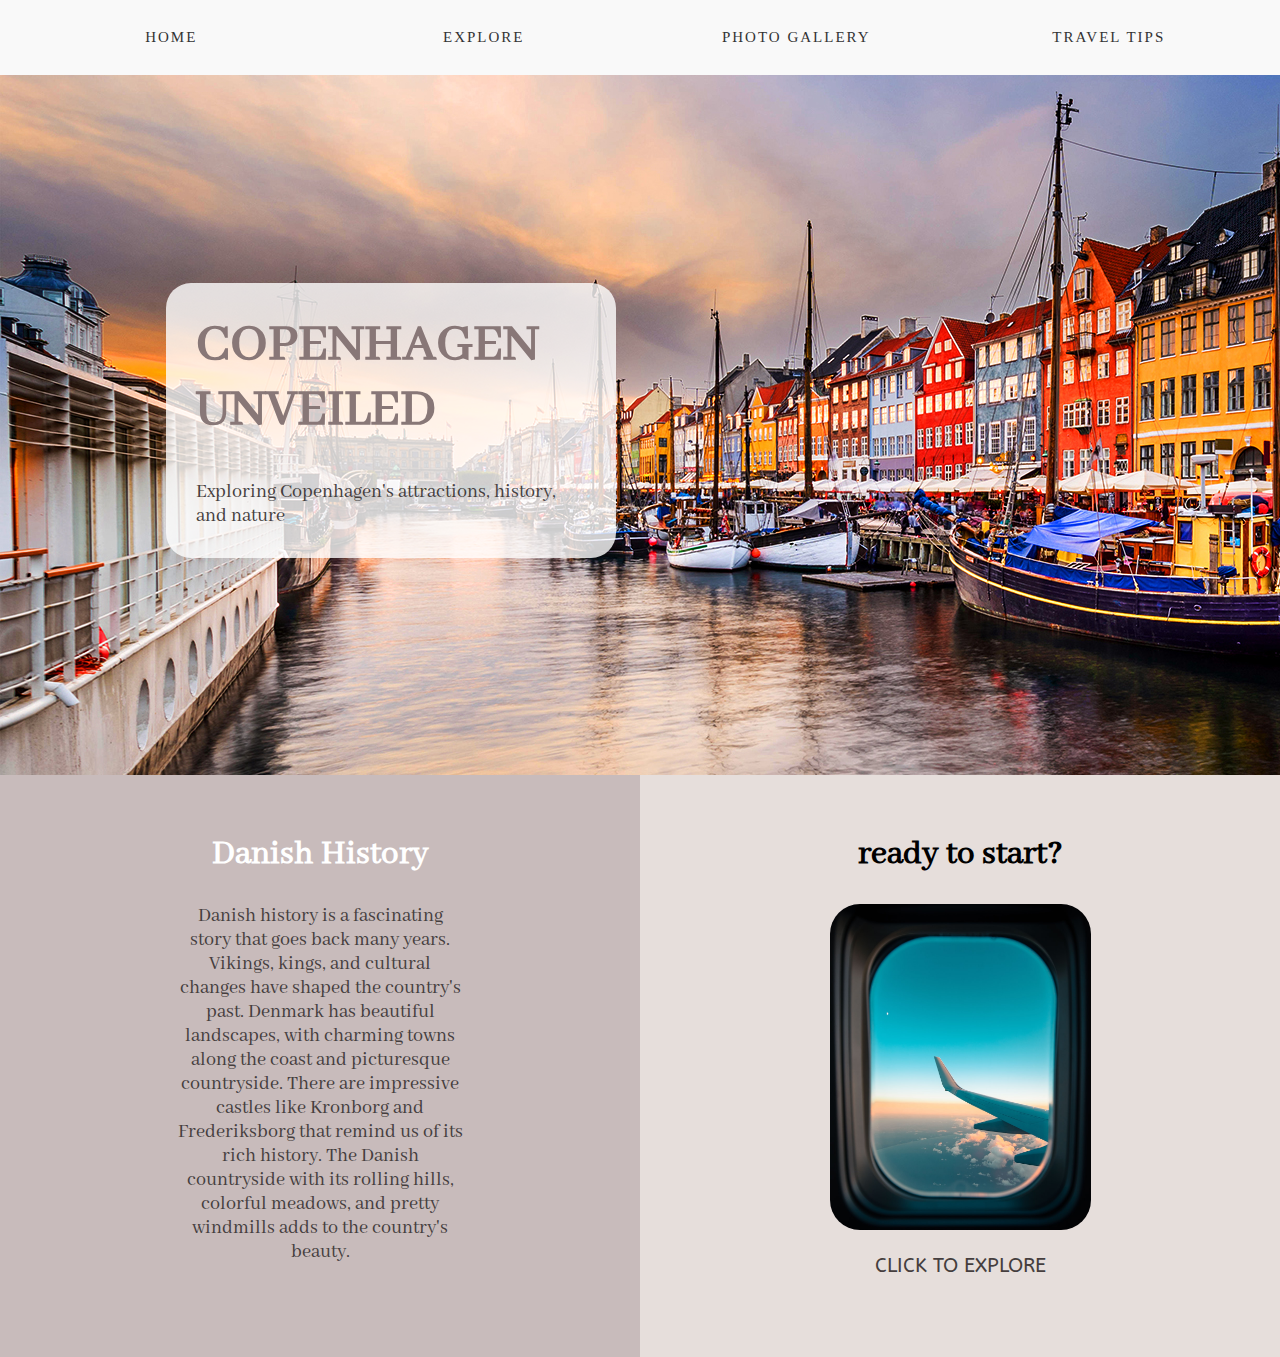
<file: index.html>
<!DOCTYPE html>
<html lang="en">
    <head>
        <title>Copenhagen Unveiled</title>
        <meta charset="UTF-8">
        <meta name="viewport" content="width=device-width, initial-scale=1.0">
        <link rel="stylesheet" href="home.css">
    </head>

    <body>
        <div class="container">
            <nav>
                <ul>
                    <li><a href="home.html">HOME</a></li>
                    <li><a href="explore.html">EXPLORE</a></li>
                    <li><a href="gallery.html">PHOTO GALLERY</a></li>
                    <li><a href="tips.html">TRAVEL TIPS</a></li>
                </ul>
            </nav>
        </div>
    </div>

    <div class="topBackground">
        <div class="wrapTitle">
            <div class="title">
                <h1>COPENHAGEN<br>UNVEILED<br></h1>
                <p>Exploring Copenhagen's attractions, history, and nature</p>
            </div>
        </div>
    </div>

        <div class="overallBody">
            <div class="about">
                <h2>Danish History</h2>
                <div class="aboutText">
                    <p>Danish history is a fascinating story that goes back many years. Vikings, kings, and 
                        cultural changes have shaped the country's past. Denmark has beautiful landscapes, 
                        with charming towns along the coast and picturesque countryside. There are impressive 
                        castles like Kronborg and Frederiksborg that remind us of its rich history. The Danish 
                        countryside with its rolling hills, colorful meadows, and pretty windmills adds to the 
                        country's beauty.</p>
                </div>
            </div>

            <div class="start">
                <h2>ready to start?</h2>
                <a href="explore.html" style="text-decoration:none;">
                    <img src="photos/plane.jpeg" style="width: 45%; margin: 0; border-radius: 30px;">
                    <p>CLICK TO EXPLORE</p>
                </a>
            </div>
        </div>
    </body>
</html>
</file>
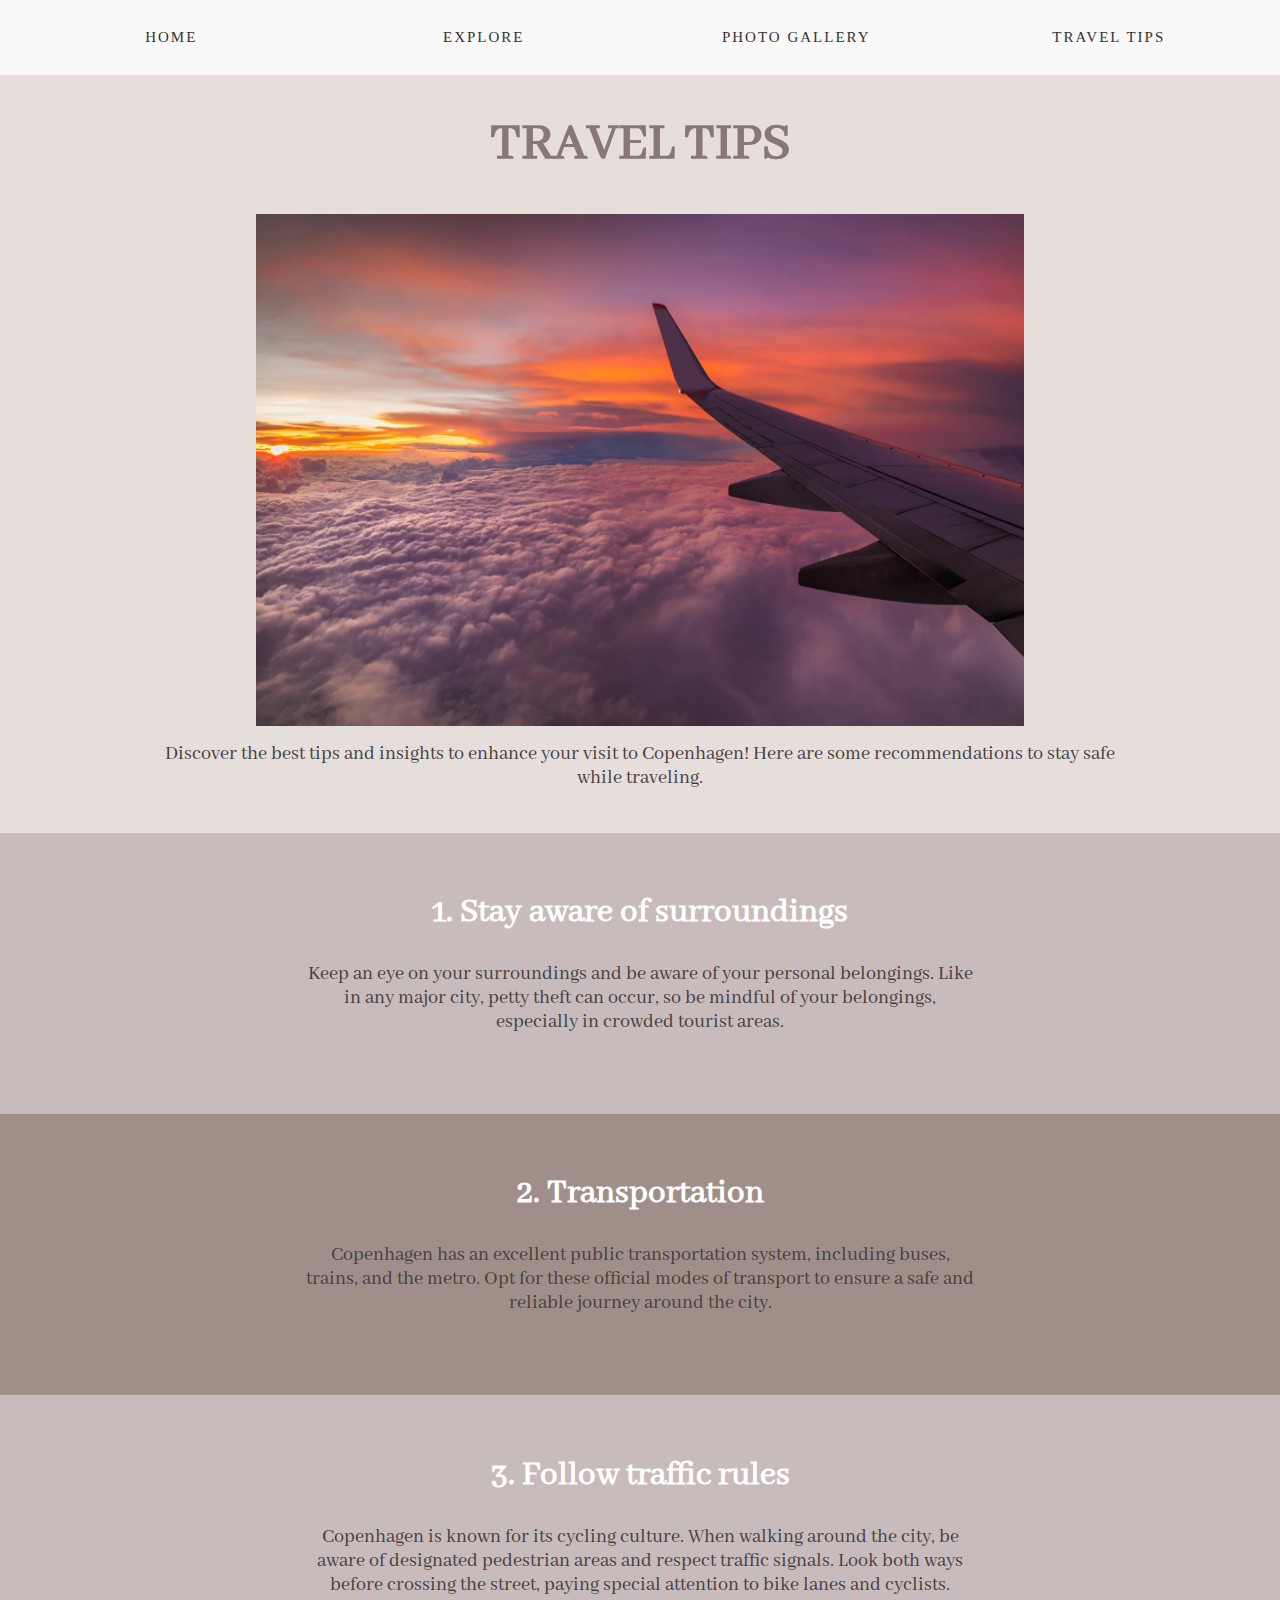
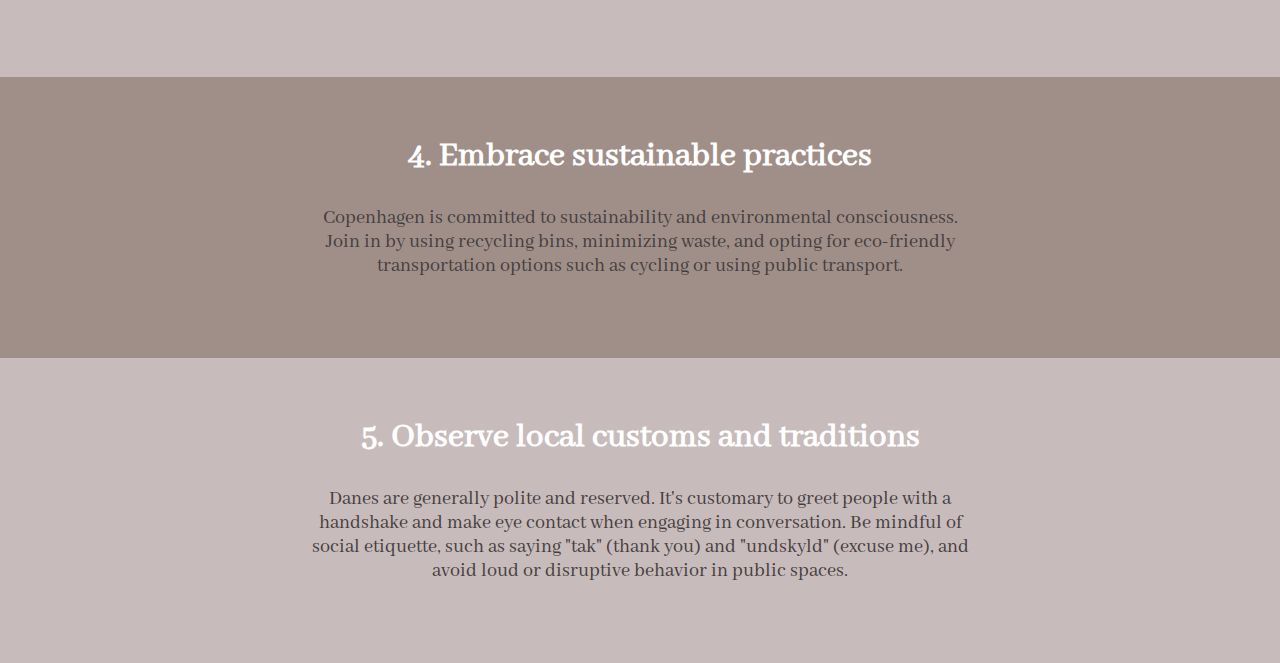
<file: tips.html>
<!DOCTYPE html>
<html lang="en">
    <head>
        <title>Exploring Copenhagen</title>
        <meta charset="UTF-8">
        <meta name="viewport" content="width=device-width, initial-scale=1.0">
        <link rel="stylesheet" href="tips.css">
    </head>

    <body>
        <div class="container">
            <nav>
                <ul>
                    <li><a href="index.html">HOME</a></li>
                    <li><a href="explore.html">EXPLORE</a></li>
                    <li><a href="gallery.html">PHOTO GALLERY</a></li>
                    <li><a href="tips.html">TRAVEL TIPS</a></li>
                </ul>
            </nav>
        </div>
    </div>

    <h1>TRAVEL TIPS</h1>

        <div class="overallBody">
            <center>
                <img src="photos/travel.jpeg" style="width: 60vw; height: 40vw;">
            </center>
            <p style="text-align: center; margin: 1vw 10vw;">Discover the best tips and insights to enhance your 
                visit to Copenhagen! Here are some recommendations to stay safe while traveling. </p>

        <div class="tip1">
            <h2>1. Stay aware of surroundings</h2>
            <div class="aboutText">
                <p>Keep an eye on your surroundings and be aware of your personal belongings. Like in any major city, 
                    petty theft can occur, so be mindful of your belongings, especially in crowded tourist areas.</p>
            </div>
        </div>
        <div class="tip2">
            <h2>2. Transportation</h2>
            <div class="aboutText">
                <p>Copenhagen has an excellent public transportation system, including buses, trains, and the metro. 
                    Opt for these official modes of transport to ensure a safe and reliable journey around the city.</p>
            </div>
        </div>
        <div class="tip1">
            <h2>3. Follow traffic rules</h2>
            <div class="aboutText">
                <p>Copenhagen is known for its cycling culture. When walking around the city, be aware of designated 
                    pedestrian areas and respect traffic signals. Look both ways before crossing the street, paying 
                    special attention to bike lanes and cyclists.</p>
            </div>
        </div>
        <div class="tip2">
            <h2>4. Embrace sustainable practices</h2>
            <div class="aboutText">
                <p>Copenhagen is committed to sustainability and environmental consciousness. Join in by using 
                    recycling bins, minimizing waste, and opting for eco-friendly transportation options such as 
                    cycling or using public transport.</p>
            </div>
        </div>
        <div class="tip1">
            <h2>5. Observe local customs and traditions</h2>
            <div class="aboutText">
                <p>Danes are generally polite and reserved. It's customary to greet people with a handshake and make 
                    eye contact when engaging in conversation. Be mindful of social etiquette, such as saying "tak" 
                    (thank you) and "undskyld" (excuse me), and avoid loud or disruptive behavior in public spaces.</p>
            </div>
        </div>
    </div>
    </body>
</html>
</file>
<file: home.css>
@font-face {
    font-family: 'text';
    src: url("fonts/ABeeZee/ABeeZee-Regular.ttf");
}
@font-face {
    font-family: 'titleBold';
    src: url("fonts/Abhaya_Libre/AbhayaLibre-Bold.ttf");
}
@font-face {
    font-family: 'titleNormal';
    src: url("fonts/Abhaya_Libre/AbhayaLibre-Medium.ttf");
}
@font-face {
    font-family: 'titleSoft';
    src: url("fonts/Abhaya_Libre/AbhayaLibre-Regular.ttf");
}

/* MAIN */

body, head {
    margin: 0;
}

/* NAVBAR */

.container {
    display: flex;
    justify-content: center;
  }
  
  nav {
    width: 100%;
  }
  
  nav ul {
    list-style-type: none;
    margin: 0;
    padding: 15px;
    background-color: #f9f9f9;
    display: flex;
    justify-content: center;
  }
  
  nav li {
    float: left;
    margin: 0;
    text-align: center;
    width: 25%;
  }
  
  nav li a {
    display: block;
    color: #333;
    padding: 14px 20px;
    text-decoration: none;
    transition: background-color 1s;
    font-size: 15px;
    letter-spacing: 2px;
  }
  
  nav li a:hover {
    background-color: #ddd;
    color: #887777;
  }  

/* COVER */

.topBackground {
    background-image: url(photos/cover.jpeg);
    height: 700px;
    width: 100%;
    object-fit: fill;
    display: block;
}

/* TITLE */

.wrapTitle {
    padding-left: 13vw;
    padding-top: 19vh;
}

.title {
    background-color: hsla(63, 0%, 100%, 0.8);
    border-radius: 25px;
    width: 450px;
}

h1 {
    color: #887777;
    font-family: 'titleSoft';
    font-size: 55px;
    padding: 30px 30px 0px 30px;
}

p {
    color: #453e3e;
    font-family: 'titleSoft';
    font-size: 20px;
    padding: 0px 30px 30px 30px;
}

/* BODY CONTENT */

.overallBody {
    display: flex;
    top: 0;
}

.about {
    flex: 50%;
    background-color: #c8bbbb;
    color: white;
    padding: 30px;
    top: 0; 
    text-align: center;
}

.aboutText {
    width: 60%;
    margin: auto;
    font-family: "text";
    font-size: 20px;
}

h2 {
    font-size: 35px;
    font-family: "titleSoft";
}

h3 {
    font-size: 25px;
    font-family: "titleSoft"; 
}

.start {
    flex: 50%;
    background-color: #E6DEDB;
    color: black;
    padding: 30px;
    text-align: center;

}
.start p {
    font-family: "text";
    font-size: 20px;
}
</file>
<file: tips.css>
@font-face {
    font-family: 'text';
    src: url("fonts/ABeeZee/ABeeZee-Regular.ttf");
}
@font-face {
    font-family: 'titleBold';
    src: url("fonts/Abhaya_Libre/AbhayaLibre-Bold.ttf");
}
@font-face {
    font-family: 'titleNormal';
    src: url("fonts/Abhaya_Libre/AbhayaLibre-Medium.ttf");
}
@font-face {
    font-family: 'titleSoft';
    src: url("fonts/Abhaya_Libre/AbhayaLibre-Regular.ttf");
}

/* MAIN */

body, head {
    margin: 0;
    background-color: #E6DEDB;
}

/* NAVBAR */

.container {
    display: flex;
    justify-content: center;
  }
  
  nav {
    width: 100%;
  }
  
  nav ul {
    list-style-type: none;
    margin: 0;
    padding: 15px;
    background-color: #f9f9f9;
    display: flex;
    justify-content: center;
  }
  
  nav li {
    float: left;
    margin: 0;
    text-align: center;
    width: 25%;
  }
  
  nav li a {
    display: block;
    color: #333;
    padding: 14px 20px;
    text-decoration: none;
    transition: background-color 1s;
    font-size: 15px;
    letter-spacing: 2px;
  }
  
  nav li a:hover {
    background-color: #ddd;
    color: #887777;
  }  

/* COVER */

.topBackground {
    background-image: url(photos/cover.jpeg);
    height: 700px;
    width: 100%;
    object-fit: fill;
    display: block;
}

/* TITLE */

h1 {
    color: #887777;
    font-family: 'titleSoft';
    font-size: 55px;
    text-align: center;
}

p {
    color: #453e3e;
    font-family: 'titleSoft';
    font-size: 20px;
    padding: 0px 30px 30px 30px;
}

/* BODY CONTENT */

.overallBody {
    align-items: center;
}

.tip1 {
    flex: 50%;
    background-color: #c8bbbb;
    color: white;
    padding: 30px;
    top: 0; 
    text-align: center;
}

.tip2 {
    flex: 50%;
    background-color: #a08f89;
    color: white;
    padding: 30px;
    top: 0; 
    text-align: center;
}

.aboutText {
    width: 60%;
    margin: auto;
    font-family: "text";
    font-size: 20px;
}

h2 {
    font-size: 35px;
    font-family: "titleSoft";
}

h3 {
    font-size: 25px;
    font-family: "titleSoft"; 
}
</file>
